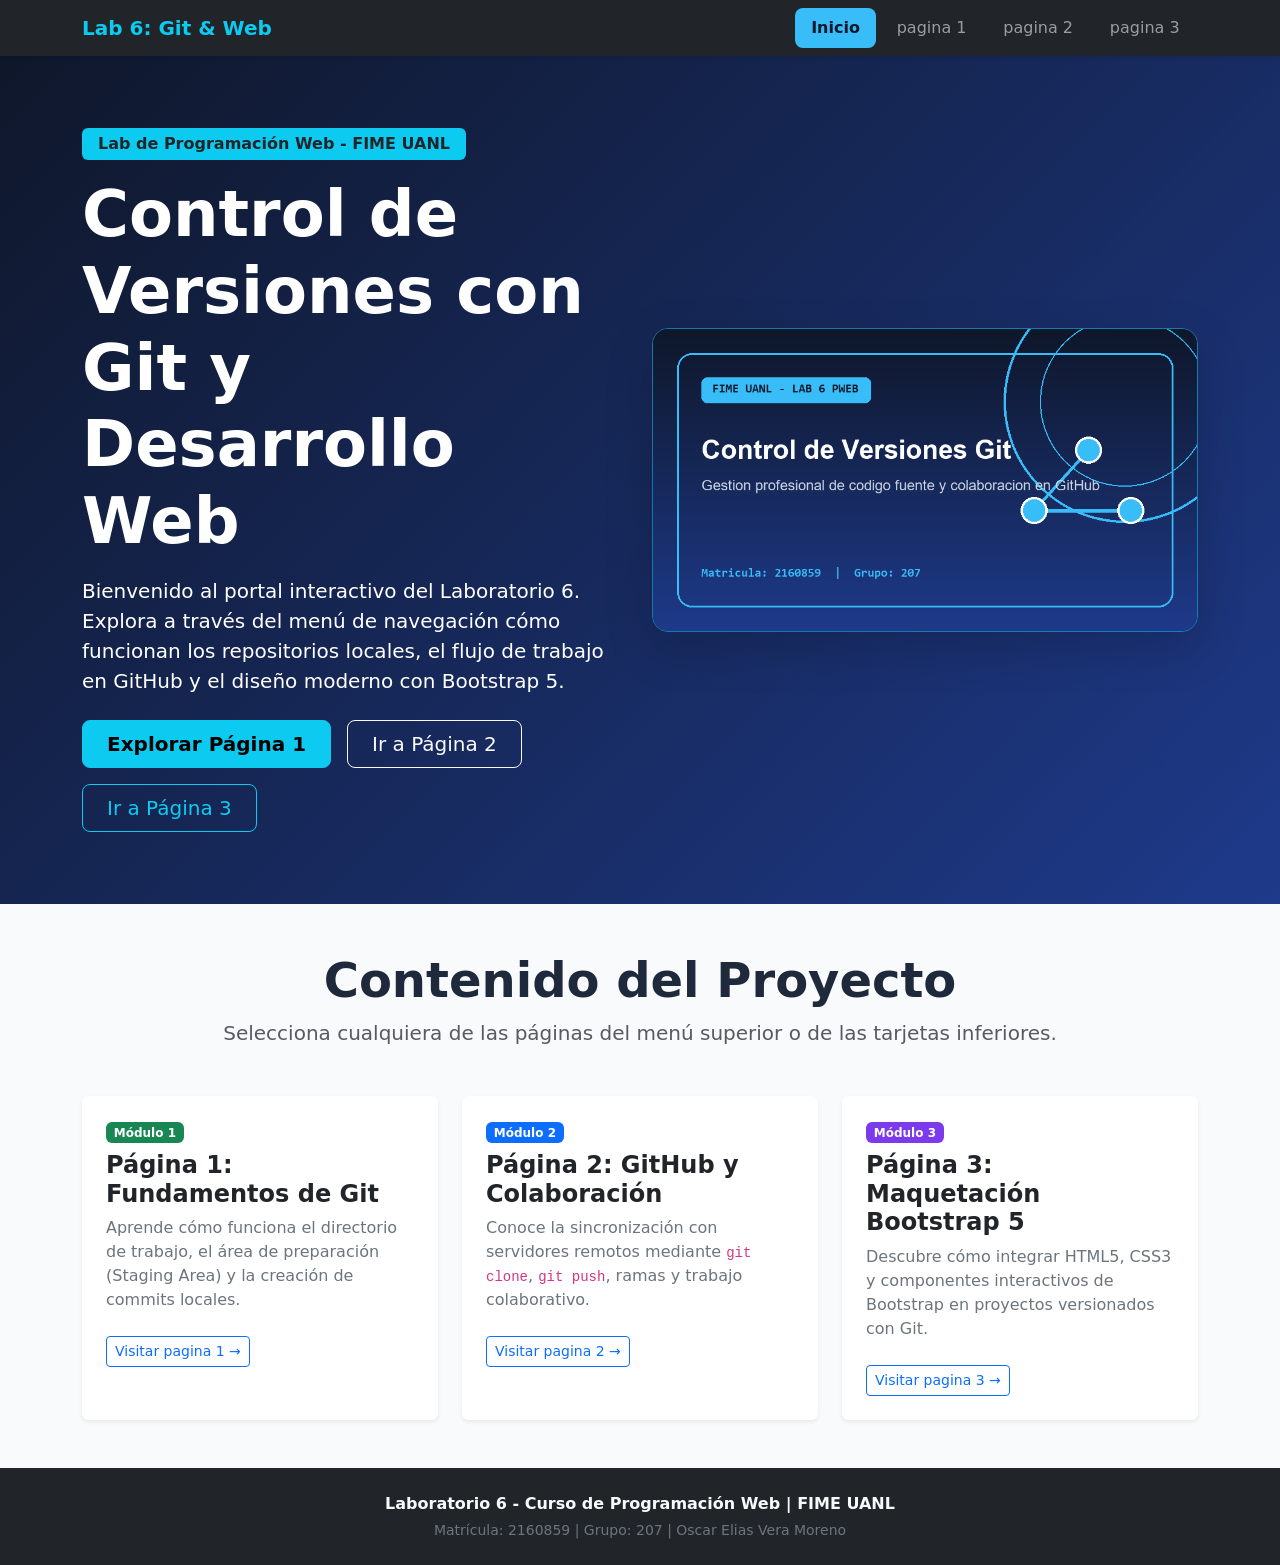
<file: index.html>
<!DOCTYPE html>
<html lang="es">
<head>
    <meta charset="UTF-8">
    <meta name="viewport" content="width=device-width, initial-scale=1.0">
    <title>Laboratorio 6 - Inicio | Programación Web</title>
    <link rel="stylesheet" href="css/bootstrap.min.css">
    <link rel="stylesheet" href="css/estilos.css">
</head>
<body>
    <!-- Menú de navegación -->
    <nav class="navbar navbar-expand-lg navbar-dark bg-dark shadow-sm sticky-top">
        <div class="container">
            <a class="navbar-brand fw-bold text-info" href="index.html">
                Lab 6: Git &amp; Web
            </a>
            <button class="navbar-toggler" type="button" data-bs-toggle="collapse" data-bs-target="#menuPrincipal" aria-controls="menuPrincipal" aria-expanded="false" aria-label="Toggle navigation">
                <span class="navbar-toggler-icon"></span>
            </button>
            <div class="collapse navbar-collapse" id="menuPrincipal">
                <ul class="navbar-nav ms-auto mb-2 mb-lg-0">
                    <li class="nav-item">
                        <a class="nav-link active fw-semibold" aria-current="page" href="index.html">Inicio</a>
                    </li>
                    <li class="nav-item">
                        <a class="nav-link" href="pagina1.html">pagina 1</a>
                    </li>
                    <li class="nav-item">
                        <a class="nav-link" href="pagina2.html">pagina 2</a>
                    </li>
                    <li class="nav-item">
                        <a class="nav-link" href="pagina3.html">pagina 3</a>
                    </li>
                </ul>
            </div>
        </div>
    </nav>

    <!-- Contenido principal con texto grande e imagen -->
    <header class="hero-section py-5 text-white">
        <div class="container py-4">
            <div class="row align-items-center g-4">
                <div class="col-lg-6">
                    <span class="badge bg-info text-dark mb-3 px-3 py-2 fs-6">Lab de Programación Web - FIME UANL</span>
                    <h1 class="display-3 fw-bold mb-3">Control de Versiones con Git y Desarrollo Web</h1>
                    <p class="lead mb-4">
                        Bienvenido al portal interactivo del <strong>Laboratorio 6</strong>. Explora a través del menú de navegación cómo funcionan los repositorios locales, el flujo de trabajo en GitHub y el diseño moderno con Bootstrap 5.
                    </p>
                    <div class="d-flex flex-wrap gap-3">
                        <a href="pagina1.html" class="btn btn-info btn-lg fw-semibold px-4">Explorar Página 1</a>
                        <a href="pagina2.html" class="btn btn-outline-light btn-lg px-4">Ir a Página 2</a>
                        <a href="pagina3.html" class="btn btn-outline-info btn-lg px-4">Ir a Página 3</a>
                    </div>
                </div>
                <div class="col-lg-6 text-center">
                    <img src="img/hero_git.png" alt="Control de Versiones Git y GitHub" class="img-fluid rounded-4 shadow-lg border border-info border-opacity-50">
                </div>
            </div>
        </div>
    </header>

    <!-- Resumen de secciones -->
    <main class="container my-5">
        <div class="text-center mb-5">
            <h2 class="display-5 fw-bold">Contenido del Proyecto</h2>
            <p class="text-muted fs-5">Selecciona cualquiera de las páginas del menú superior o de las tarjetas inferiores.</p>
        </div>
        <div class="row g-4">
            <div class="col-md-4">
                <div class="card h-100 shadow-sm border-0 card-hover">
                    <div class="card-body p-4">
                        <span class="badge bg-success mb-2">Módulo 1</span>
                        <h3 class="h4 fw-bold">Página 1: Fundamentos de Git</h3>
                        <p class="text-secondary">Aprende cómo funciona el directorio de trabajo, el área de preparación (Staging Area) y la creación de commits locales.</p>
                        <a href="pagina1.html" class="btn btn-sm btn-outline-primary mt-2">Visitar pagina 1 &rarr;</a>
                    </div>
                </div>
            </div>
            <div class="col-md-4">
                <div class="card h-100 shadow-sm border-0 card-hover">
                    <div class="card-body p-4">
                        <span class="badge bg-primary mb-2">Módulo 2</span>
                        <h3 class="h4 fw-bold">Página 2: GitHub y Colaboración</h3>
                        <p class="text-secondary">Conoce la sincronización con servidores remotos mediante <code>git clone</code>, <code>git push</code>, ramas y trabajo colaborativo.</p>
                        <a href="pagina2.html" class="btn btn-sm btn-outline-primary mt-2">Visitar pagina 2 &rarr;</a>
                    </div>
                </div>
            </div>
            <div class="col-md-4">
                <div class="card h-100 shadow-sm border-0 card-hover">
                    <div class="card-body p-4">
                        <span class="badge bg-purple text-white mb-2" style="background-color:#7c3aed;">Módulo 3</span>
                        <h3 class="h4 fw-bold">Página 3: Maquetación Bootstrap 5</h3>
                        <p class="text-secondary">Descubre cómo integrar HTML5, CSS3 y componentes interactivos de Bootstrap en proyectos versionados con Git.</p>
                        <a href="pagina3.html" class="btn btn-sm btn-outline-primary mt-2">Visitar pagina 3 &rarr;</a>
                    </div>
                </div>
            </div>
        </div>
    </main>

    <footer class="bg-dark text-light py-4 mt-5">
        <div class="container text-center">
            <p class="mb-1 fw-semibold">Laboratorio 6 - Curso de Programación Web | FIME UANL</p>
            <p class="mb-0 text-secondary small">Matrícula: 2160859 | Grupo: 207 | Oscar Elias Vera Moreno</p>
        </div>
    </footer>

    <script src="js/bootstrap.bundle.min.js"></script>
</body>
</html>
</file>
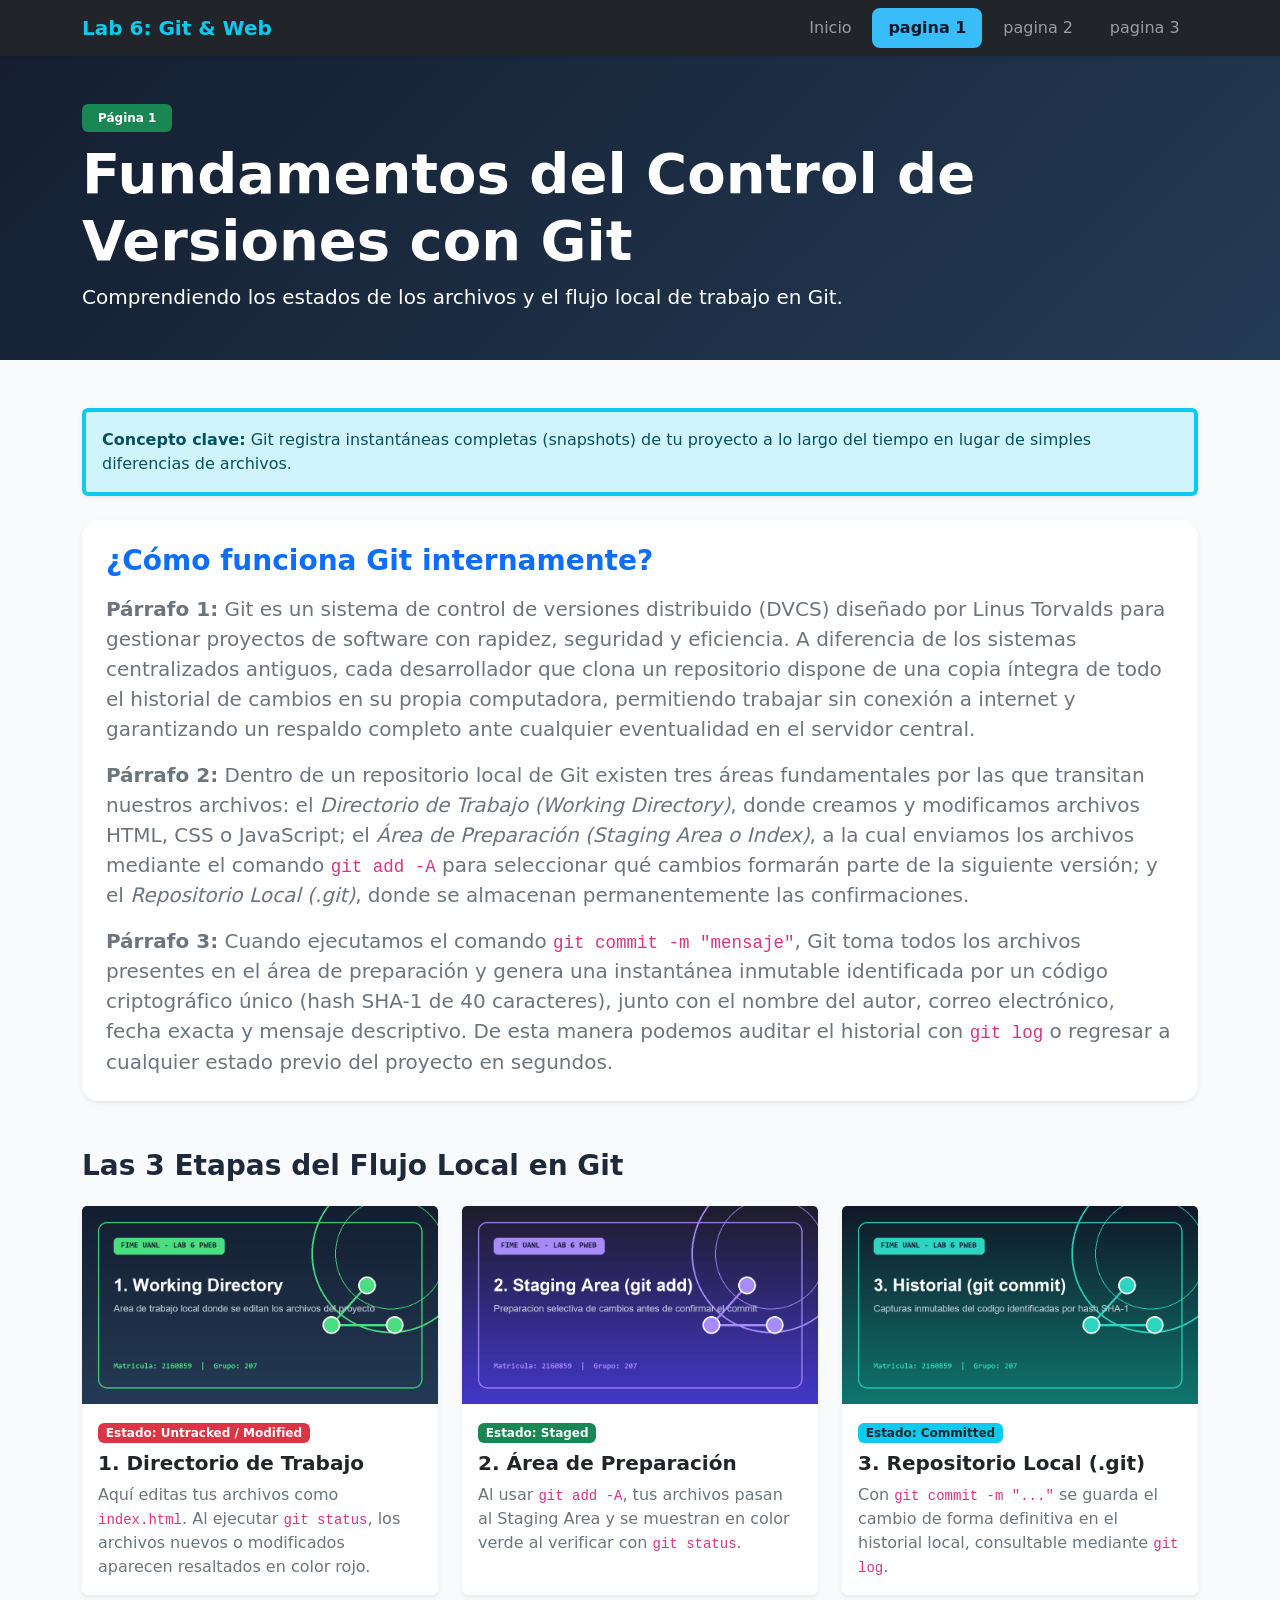
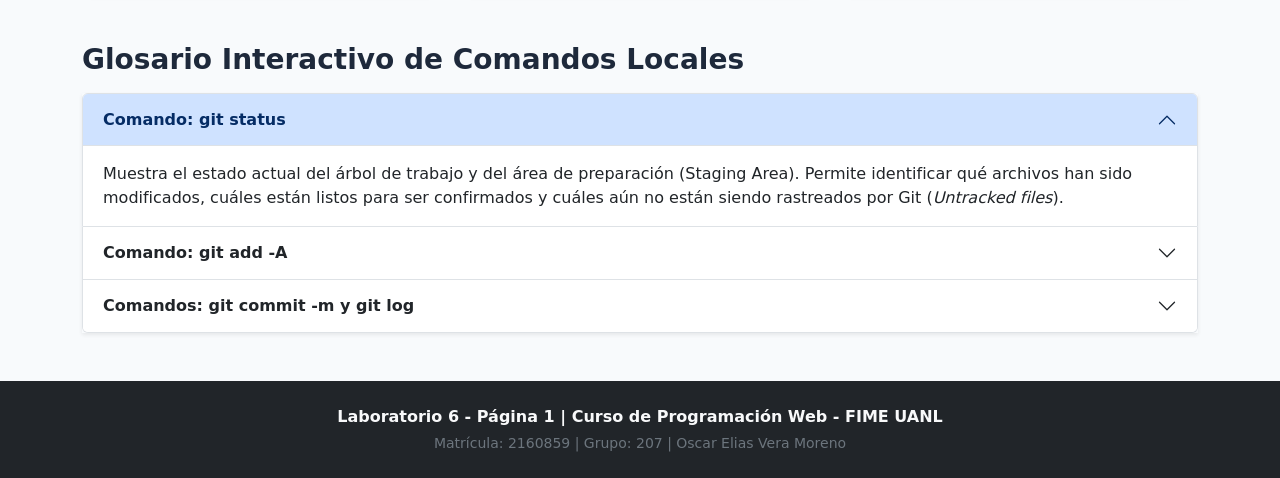
<file: pagina1.html>
<!DOCTYPE html>
<html lang="es">
<head>
    <meta charset="UTF-8">
    <meta name="viewport" content="width=device-width, initial-scale=1.0">
    <title>Página 1 - Fundamentos de Git | Laboratorio 6</title>
    <link rel="stylesheet" href="css/bootstrap.min.css">
    <link rel="stylesheet" href="css/estilos.css">
</head>
<body>
    <!-- Menú de navegación (Página 1 activa) -->
    <nav class="navbar navbar-expand-lg navbar-dark bg-dark shadow-sm sticky-top">
        <div class="container">
            <a class="navbar-brand fw-bold text-info" href="index.html">
                Lab 6: Git &amp; Web
            </a>
            <button class="navbar-toggler" type="button" data-bs-toggle="collapse" data-bs-target="#menuPrincipal" aria-controls="menuPrincipal" aria-expanded="false" aria-label="Toggle navigation">
                <span class="navbar-toggler-icon"></span>
            </button>
            <div class="collapse navbar-collapse" id="menuPrincipal">
                <ul class="navbar-nav ms-auto mb-2 mb-lg-0">
                    <li class="nav-item">
                        <a class="nav-link" href="index.html">Inicio</a>
                    </li>
                    <li class="nav-item">
                        <a class="nav-link active fw-semibold" aria-current="page" href="pagina1.html">pagina 1</a>
                    </li>
                    <li class="nav-item">
                        <a class="nav-link" href="pagina2.html">pagina 2</a>
                    </li>
                    <li class="nav-item">
                        <a class="nav-link" href="pagina3.html">pagina 3</a>
                    </li>
                </ul>
            </div>
        </div>
    </nav>

    <!-- Encabezado -->
    <header class="page-header-p1 py-5 text-white">
        <div class="container">
            <span class="badge bg-success mb-2 px-3 py-2">Página 1</span>
            <h1 class="display-4 fw-bold">Fundamentos del Control de Versiones con Git</h1>
            <p class="lead mb-0">Comprendiendo los estados de los archivos y el flujo local de trabajo en Git.</p>
        </div>
    </header>

    <main class="container my-5">
        <!-- Componente Bootstrap #1: Alert con insignia -->
        <div class="alert alert-info border-start border-4 border-info shadow-sm d-flex align-items-center justify-content-between flex-wrap" role="alert">
            <div>
                <strong>Concepto clave:</strong> Git registra instantáneas completas (snapshots) de tu proyecto a lo largo del tiempo en lugar de simples diferencias de archivos.
            </div>
        </div>

        <!-- 3 Párrafos explicativos requeridos -->
        <section class="my-4 bg-white p-4 rounded-4 shadow-sm">
            <h2 class="h3 fw-bold text-primary mb-3">¿Cómo funciona Git internamente?</h2>
            <p class="fs-5 text-secondary">
                <strong>Párrafo 1:</strong> Git es un sistema de control de versiones distribuido (DVCS) diseñado por Linus Torvalds para gestionar proyectos de software con rapidez, seguridad y eficiencia. A diferencia de los sistemas centralizados antiguos, cada desarrollador que clona un repositorio dispone de una copia íntegra de todo el historial de cambios en su propia computadora, permitiendo trabajar sin conexión a internet y garantizando un respaldo completo ante cualquier eventualidad en el servidor central.
            </p>
            <p class="fs-5 text-secondary">
                <strong>Párrafo 2:</strong> Dentro de un repositorio local de Git existen tres áreas fundamentales por las que transitan nuestros archivos: el <em>Directorio de Trabajo (Working Directory)</em>, donde creamos y modificamos archivos HTML, CSS o JavaScript; el <em>Área de Preparación (Staging Area o Index)</em>, a la cual enviamos los archivos mediante el comando <code>git add -A</code> para seleccionar qué cambios formarán parte de la siguiente versión; y el <em>Repositorio Local (.git)</em>, donde se almacenan permanentemente las confirmaciones.
            </p>
            <p class="fs-5 text-secondary mb-0">
                <strong>Párrafo 3:</strong> Cuando ejecutamos el comando <code>git commit -m "mensaje"</code>, Git toma todos los archivos presentes en el área de preparación y genera una instantánea inmutable identificada por un código criptográfico único (hash SHA-1 de 40 caracteres), junto con el nombre del autor, correo electrónico, fecha exacta y mensaje descriptivo. De esta manera podemos auditar el historial con <code>git log</code> o regresar a cualquier estado previo del proyecto en segundos.
            </p>
        </section>

        <!-- 3 Imágenes dentro de Componente Bootstrap #2: Cards (Tarjetas) -->
        <section class="my-5">
            <div class="d-flex justify-content-between align-items-center mb-4">
                <h2 class="h3 fw-bold mb-0">Las 3 Etapas del Flujo Local en Git</h2>
            </div>
            <div class="row g-4">
                <div class="col-md-4">
                    <div class="card h-100 shadow-sm border-0 card-hover">
                        <img src="img/p1_git_init.png" class="card-img-top" alt="Working Directory en Git">
                        <div class="card-body">
                            <span class="badge bg-danger mb-2">Estado: Untracked / Modified</span>
                            <h3 class="h5 card-title fw-bold">1. Directorio de Trabajo</h3>
                            <p class="card-text text-secondary">Aquí editas tus archivos como <code>index.html</code>. Al ejecutar <code>git status</code>, los archivos nuevos o modificados aparecen resaltados en color rojo.</p>
                        </div>
                    </div>
                </div>
                <div class="col-md-4">
                    <div class="card h-100 shadow-sm border-0 card-hover">
                        <img src="img/p1_staging.png" class="card-img-top" alt="Staging Area con git add">
                        <div class="card-body">
                            <span class="badge bg-success mb-2">Estado: Staged</span>
                            <h3 class="h5 card-title fw-bold">2. Área de Preparación</h3>
                            <p class="card-text text-secondary">Al usar <code>git add -A</code>, tus archivos pasan al Staging Area y se muestran en color verde al verificar con <code>git status</code>.</p>
                        </div>
                    </div>
                </div>
                <div class="col-md-4">
                    <div class="card h-100 shadow-sm border-0 card-hover">
                        <img src="img/p1_commits.png" class="card-img-top" alt="Historial de Commits con git commit">
                        <div class="card-body">
                            <span class="badge bg-info text-dark mb-2">Estado: Committed</span>
                            <h3 class="h5 card-title fw-bold">3. Repositorio Local (.git)</h3>
                            <p class="card-text text-secondary">Con <code>git commit -m "..."</code> se guarda el cambio de forma definitiva en el historial local, consultable mediante <code>git log</code>.</p>
                        </div>
                    </div>
                </div>
            </div>
        </section>

        <!-- Componente Bootstrap #3: Accordion interactivo -->
        <section class="my-5">
            <div class="d-flex justify-content-between align-items-center mb-3">
                <h2 class="h3 fw-bold mb-0">Glosario Interactivo de Comandos Locales</h2>
            </div>
            <div class="accordion shadow-sm" id="acordeonGit">
                <div class="accordion-item">
                    <h2 class="accordion-header" id="headingOne">
                        <button class="accordion-button fw-semibold" type="button" data-bs-toggle="collapse" data-bs-target="#collapseOne" aria-expanded="true" aria-controls="collapseOne">
                            Comando: git status
                        </button>
                    </h2>
                    <div id="collapseOne" class="accordion-collapse collapse show" aria-labelledby="headingOne" data-bs-parent="#acordeonGit">
                        <div class="accordion-body">
                            Muestra el estado actual del árbol de trabajo y del área de preparación (Staging Area). Permite identificar qué archivos han sido modificados, cuáles están listos para ser confirmados y cuáles aún no están siendo rastreados por Git (<em>Untracked files</em>).
                        </div>
                    </div>
                </div>
                <div class="accordion-item">
                    <h2 class="accordion-header" id="headingTwo">
                        <button class="accordion-button collapsed fw-semibold" type="button" data-bs-toggle="collapse" data-bs-target="#collapseTwo" aria-expanded="false" aria-controls="collapseTwo">
                            Comando: git add -A
                        </button>
                    </h2>
                    <div id="collapseTwo" class="accordion-collapse collapse" aria-labelledby="headingTwo" data-bs-parent="#acordeonGit">
                        <div class="accordion-body">
                            Agrega todos los archivos nuevos, modificados y eliminados en todo el repositorio hacia el área de preparación (Staging Area). El parámetro <code>-A</code> (o <code>--all</code>) asegura que ningún archivo quede fuera de la preparación.
                        </div>
                    </div>
                </div>
                <div class="accordion-item">
                    <h2 class="accordion-header" id="headingThree">
                        <button class="accordion-button collapsed fw-semibold" type="button" data-bs-toggle="collapse" data-bs-target="#collapseThree" aria-expanded="false" aria-controls="collapseThree">
                            Comandos: git commit -m y git log
                        </button>
                    </h2>
                    <div id="collapseThree" class="accordion-collapse collapse" aria-labelledby="headingThree" data-bs-parent="#acordeonGit">
                        <div class="accordion-body">
                            <code>git commit -m "mensaje"</code> registra los cambios preparados en el repositorio con una descripción clara, mientras que <code>git log</code> lista en orden cronológico inverso todos los commits realizados junto con su autor, fecha y código identificador.
                        </div>
                    </div>
                </div>
            </div>
        </section>
    </main>

    <footer class="bg-dark text-light py-4 mt-5">
        <div class="container text-center">
            <p class="mb-1 fw-semibold">Laboratorio 6 - Página 1 | Curso de Programación Web - FIME UANL</p>
            <p class="mb-0 text-secondary small">Matrícula: 2160859 | Grupo: 207 | Oscar Elias Vera Moreno</p>
        </div>
    </footer>

    <script src="js/bootstrap.bundle.min.js"></script>
</body>
</html>
</file>
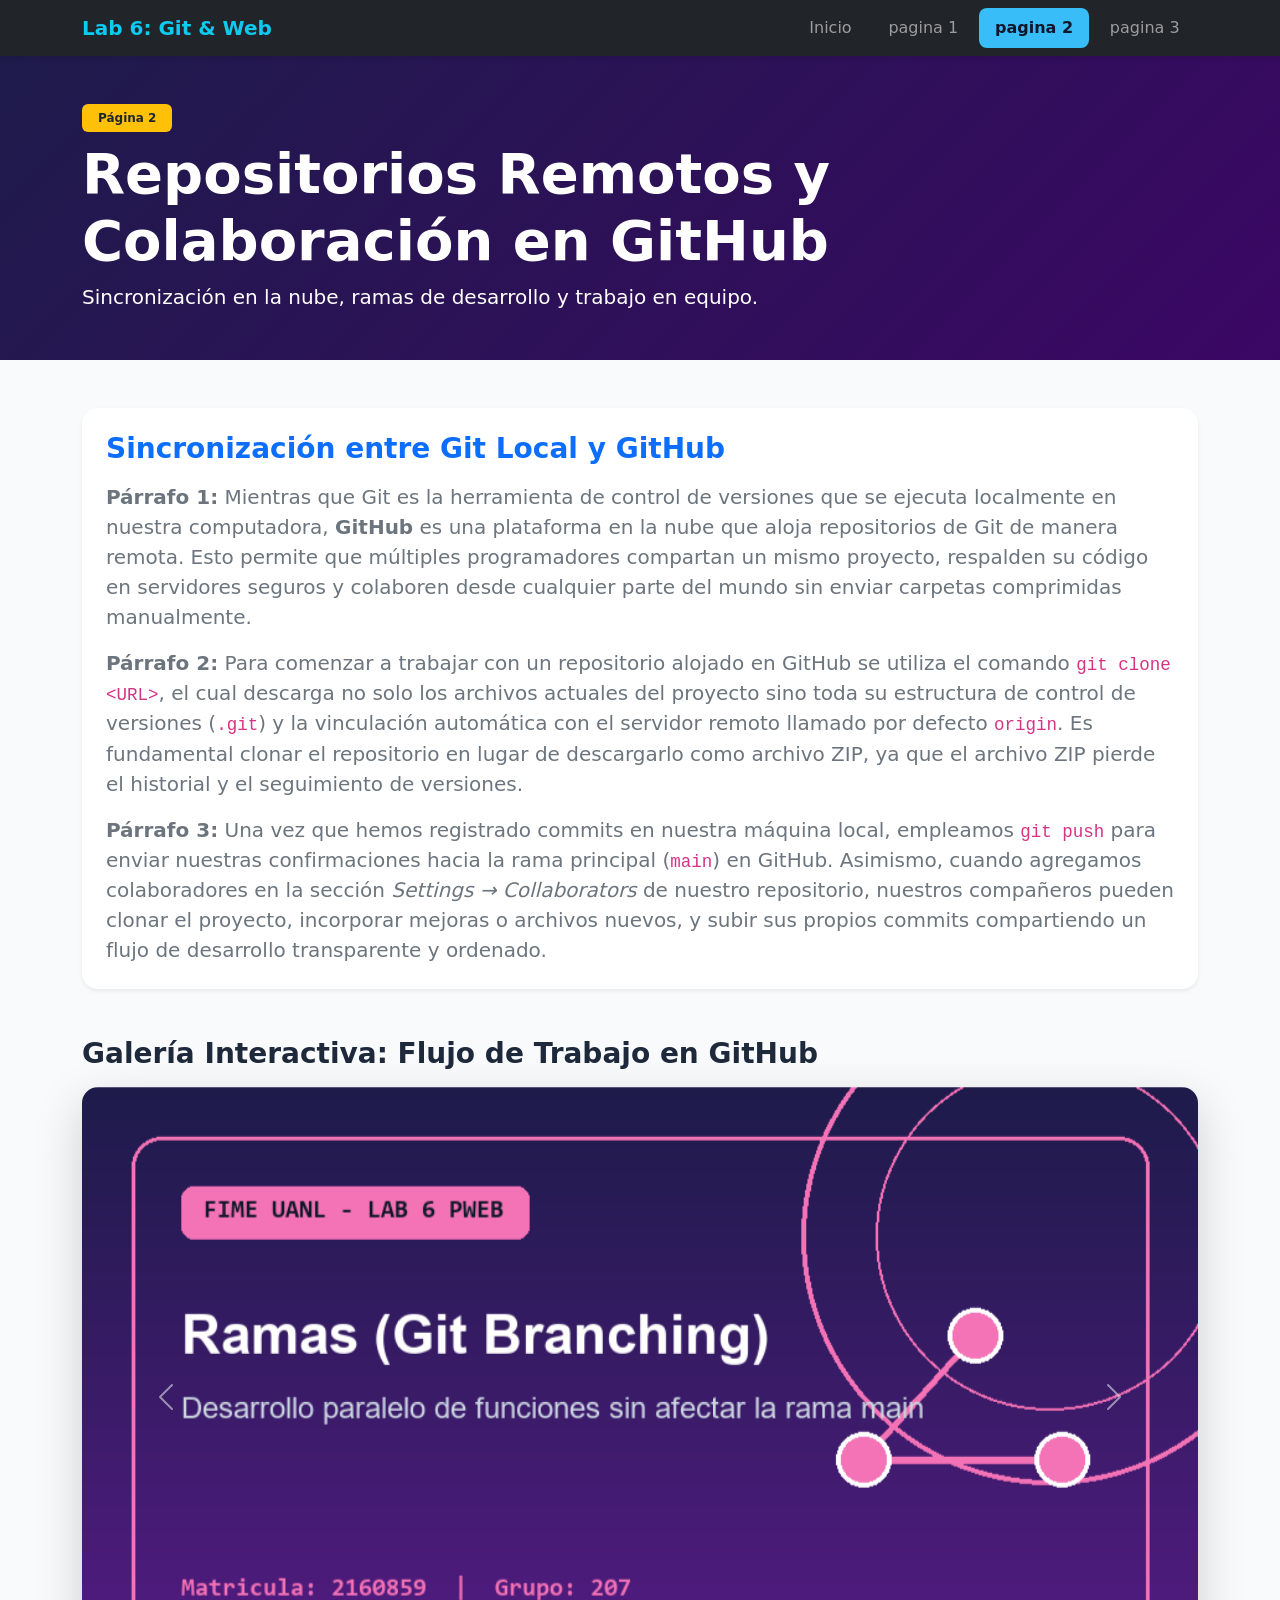
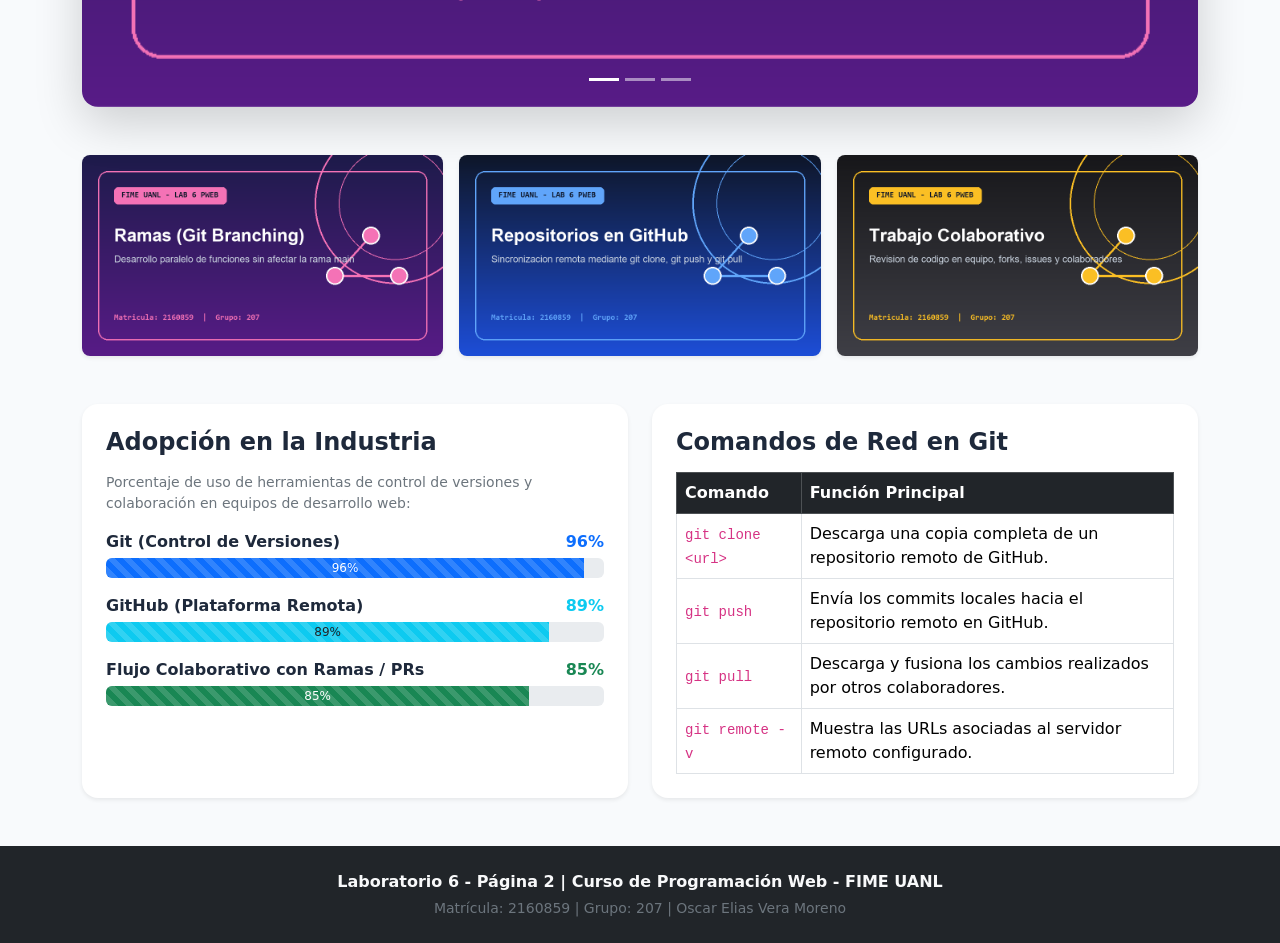
<file: pagina2.html>
<!DOCTYPE html>
<html lang="es">
<head>
    <meta charset="UTF-8">
    <meta name="viewport" content="width=device-width, initial-scale=1.0">
    <title>Página 2 - GitHub y Trabajo Colaborativo | Laboratorio 6</title>
    <link rel="stylesheet" href="css/bootstrap.min.css">
    <link rel="stylesheet" href="css/estilos.css">
</head>
<body>
    <!-- Menú de navegación (Página 2 activa) -->
    <nav class="navbar navbar-expand-lg navbar-dark bg-dark shadow-sm sticky-top">
        <div class="container">
            <a class="navbar-brand fw-bold text-info" href="index.html">
                Lab 6: Git &amp; Web
            </a>
            <button class="navbar-toggler" type="button" data-bs-toggle="collapse" data-bs-target="#menuPrincipal" aria-controls="menuPrincipal" aria-expanded="false" aria-label="Toggle navigation">
                <span class="navbar-toggler-icon"></span>
            </button>
            <div class="collapse navbar-collapse" id="menuPrincipal">
                <ul class="navbar-nav ms-auto mb-2 mb-lg-0">
                    <li class="nav-item">
                        <a class="nav-link" href="index.html">Inicio</a>
                    </li>
                    <li class="nav-item">
                        <a class="nav-link" href="pagina1.html">pagina 1</a>
                    </li>
                    <li class="nav-item">
                        <a class="nav-link active fw-semibold" aria-current="page" href="pagina2.html">pagina 2</a>
                    </li>
                    <li class="nav-item">
                        <a class="nav-link" href="pagina3.html">pagina 3</a>
                    </li>
                </ul>
            </div>
        </div>
    </nav>

    <!-- Encabezado -->
    <header class="page-header-p2 py-5 text-white">
        <div class="container">
            <span class="badge bg-warning text-dark mb-2 px-3 py-2">Página 2</span>
            <h1 class="display-4 fw-bold">Repositorios Remotos y Colaboración en GitHub</h1>
            <p class="lead mb-0">Sincronización en la nube, ramas de desarrollo y trabajo en equipo.</p>
        </div>
    </header>

    <main class="container my-5">
        <!-- 3 Párrafos explicativos requeridos -->
        <section class="my-4 bg-white p-4 rounded-4 shadow-sm">
            <h2 class="h3 fw-bold text-primary mb-3">Sincronización entre Git Local y GitHub</h2>
            <p class="fs-5 text-secondary">
                <strong>Párrafo 1:</strong> Mientras que Git es la herramienta de control de versiones que se ejecuta localmente en nuestra computadora, <strong>GitHub</strong> es una plataforma en la nube que aloja repositorios de Git de manera remota. Esto permite que múltiples programadores compartan un mismo proyecto, respalden su código en servidores seguros y colaboren desde cualquier parte del mundo sin enviar carpetas comprimidas manualmente.
            </p>
            <p class="fs-5 text-secondary">
                <strong>Párrafo 2:</strong> Para comenzar a trabajar con un repositorio alojado en GitHub se utiliza el comando <code>git clone &lt;URL&gt;</code>, el cual descarga no solo los archivos actuales del proyecto sino toda su estructura de control de versiones (<code>.git</code>) y la vinculación automática con el servidor remoto llamado por defecto <code>origin</code>. Es fundamental clonar el repositorio en lugar de descargarlo como archivo ZIP, ya que el archivo ZIP pierde el historial y el seguimiento de versiones.
            </p>
            <p class="fs-5 text-secondary mb-0">
                <strong>Párrafo 3:</strong> Una vez que hemos registrado commits en nuestra máquina local, empleamos <code>git push</code> para enviar nuestras confirmaciones hacia la rama principal (<code>main</code>) en GitHub. Asimismo, cuando agregamos colaboradores en la sección <em>Settings &rarr; Collaborators</em> de nuestro repositorio, nuestros compañeros pueden clonar el proyecto, incorporar mejoras o archivos nuevos, y subir sus propios commits compartiendo un flujo de desarrollo transparente y ordenado.
            </p>
        </section>

        <!-- Componente Bootstrap #1: Carousel con las 3 imágenes requeridas -->
        <section class="my-5">
            <div class="d-flex justify-content-between align-items-center mb-3">
                <h2 class="h3 fw-bold mb-0">Galería Interactiva: Flujo de Trabajo en GitHub</h2>
            </div>
            <div id="carruselGitHub" class="carousel slide shadow-lg rounded-4 overflow-hidden" data-bs-ride="carousel">
                <div class="carousel-indicators">
                    <button type="button" data-bs-target="#carruselGitHub" data-bs-slide-to="0" class="active" aria-current="true" aria-label="Slide 1"></button>
                    <button type="button" data-bs-target="#carruselGitHub" data-bs-slide-to="1" aria-label="Slide 2"></button>
                    <button type="button" data-bs-target="#carruselGitHub" data-bs-slide-to="2" aria-label="Slide 3"></button>
                </div>
                <div class="carousel-inner">
                    <div class="carousel-item active">
                        <img src="img/p2_branches.png" class="d-block w-100" alt="Ramas en Git">
                    </div>
                    <div class="carousel-item">
                        <img src="img/p2_github_cloud.png" class="d-block w-100" alt="Sincronización con GitHub">
                    </div>
                    <div class="carousel-item">
                        <img src="img/p2_pull_request.png" class="d-block w-100" alt="Colaboración en Equipo">
                    </div>
                </div>
                <button class="carousel-control-prev" type="button" data-bs-target="#carruselGitHub" data-bs-slide="prev">
                    <span class="carousel-control-prev-icon" aria-hidden="true"></span>
                    <span class="visually-hidden">Anterior</span>
                </button>
                <button class="carousel-control-next" type="button" data-bs-target="#carruselGitHub" data-bs-slide="next">
                    <span class="carousel-control-next-icon" aria-hidden="true"></span>
                    <span class="visually-hidden">Siguiente</span>
                </button>
            </div>
        </section>

        <!-- Vista adicional en miniatura de las 3 imágenes para visualización simultánea -->
        <section class="my-4">
            <div class="row g-3">
                <div class="col-md-4">
                    <img src="img/p2_branches.png" alt="Ramas en Git" class="img-fluid rounded-3 shadow-sm">
                </div>
                <div class="col-md-4">
                    <img src="img/p2_github_cloud.png" alt="Repositorios en la nube" class="img-fluid rounded-3 shadow-sm">
                </div>
                <div class="col-md-4">
                    <img src="img/p2_pull_request.png" alt="Trabajo colaborativo" class="img-fluid rounded-3 shadow-sm">
                </div>
            </div>
        </section>

        <!-- Componente Bootstrap #2 y #3: Progress Bars + Tabla comparativa -->
        <div class="row g-4 my-4">
            <div class="col-lg-6">
                <div class="bg-white p-4 rounded-4 shadow-sm h-100">
                    <div class="d-flex justify-content-between align-items-center mb-3">
                        <h3 class="h4 fw-bold mb-0">Adopción en la Industria</h3>
                    </div>
                    <p class="text-secondary small">Porcentaje de uso de herramientas de control de versiones y colaboración en equipos de desarrollo web:</p>
                    
                    <div class="mb-3">
                        <div class="d-flex justify-content-between mb-1">
                            <span class="fw-semibold">Git (Control de Versiones)</span>
                            <span class="fw-bold text-primary">96%</span>
                        </div>
                        <div class="progress" style="height: 20px;">
                            <div class="progress-bar progress-bar-striped progress-bar-animated bg-primary" role="progressbar" style="width: 96%;">96%</div>
                        </div>
                    </div>

                    <div class="mb-3">
                        <div class="d-flex justify-content-between mb-1">
                            <span class="fw-semibold">GitHub (Plataforma Remota)</span>
                            <span class="fw-bold text-info">89%</span>
                        </div>
                        <div class="progress" style="height: 20px;">
                            <div class="progress-bar progress-bar-striped progress-bar-animated bg-info text-dark" role="progressbar" style="width: 89%;">89%</div>
                        </div>
                    </div>

                    <div class="mb-0">
                        <div class="d-flex justify-content-between mb-1">
                            <span class="fw-semibold">Flujo Colaborativo con Ramas / PRs</span>
                            <span class="fw-bold text-success">85%</span>
                        </div>
                        <div class="progress" style="height: 20px;">
                            <div class="progress-bar progress-bar-striped progress-bar-animated bg-success" role="progressbar" style="width: 85%;">85%</div>
                        </div>
                    </div>
                </div>
            </div>

            <div class="col-lg-6">
                <div class="bg-white p-4 rounded-4 shadow-sm h-100">
                    <div class="d-flex justify-content-between align-items-center mb-3">
                        <h3 class="h4 fw-bold mb-0">Comandos de Red en Git</h3>
                    </div>
                    <div class="table-responsive">
                        <table class="table table-hover table-bordered align-middle mb-0">
                            <thead class="table-dark">
                                <tr>
                                    <th>Comando</th>
                                    <th>Función Principal</th>
                                </tr>
                            </thead>
                            <tbody>
                                <tr>
                                    <td><code>git clone &lt;url&gt;</code></td>
                                    <td>Descarga una copia completa de un repositorio remoto de GitHub.</td>
                                </tr>
                                <tr>
                                    <td><code>git push</code></td>
                                    <td>Envía los commits locales hacia el repositorio remoto en GitHub.</td>
                                </tr>
                                <tr>
                                    <td><code>git pull</code></td>
                                    <td>Descarga y fusiona los cambios realizados por otros colaboradores.</td>
                                </tr>
                                <tr>
                                    <td><code>git remote -v</code></td>
                                    <td>Muestra las URLs asociadas al servidor remoto configurado.</td>
                                </tr>
                            </tbody>
                        </table>
                    </div>
                </div>
            </div>
        </div>
    </main>

    <footer class="bg-dark text-light py-4 mt-5">
        <div class="container text-center">
            <p class="mb-1 fw-semibold">Laboratorio 6 - Página 2 | Curso de Programación Web - FIME UANL</p>
            <p class="mb-0 text-secondary small">Matrícula: 2160859 | Grupo: 207 | Oscar Elias Vera Moreno</p>
        </div>
    </footer>

    <script src="js/bootstrap.bundle.min.js"></script>
</body>
</html>
</file>
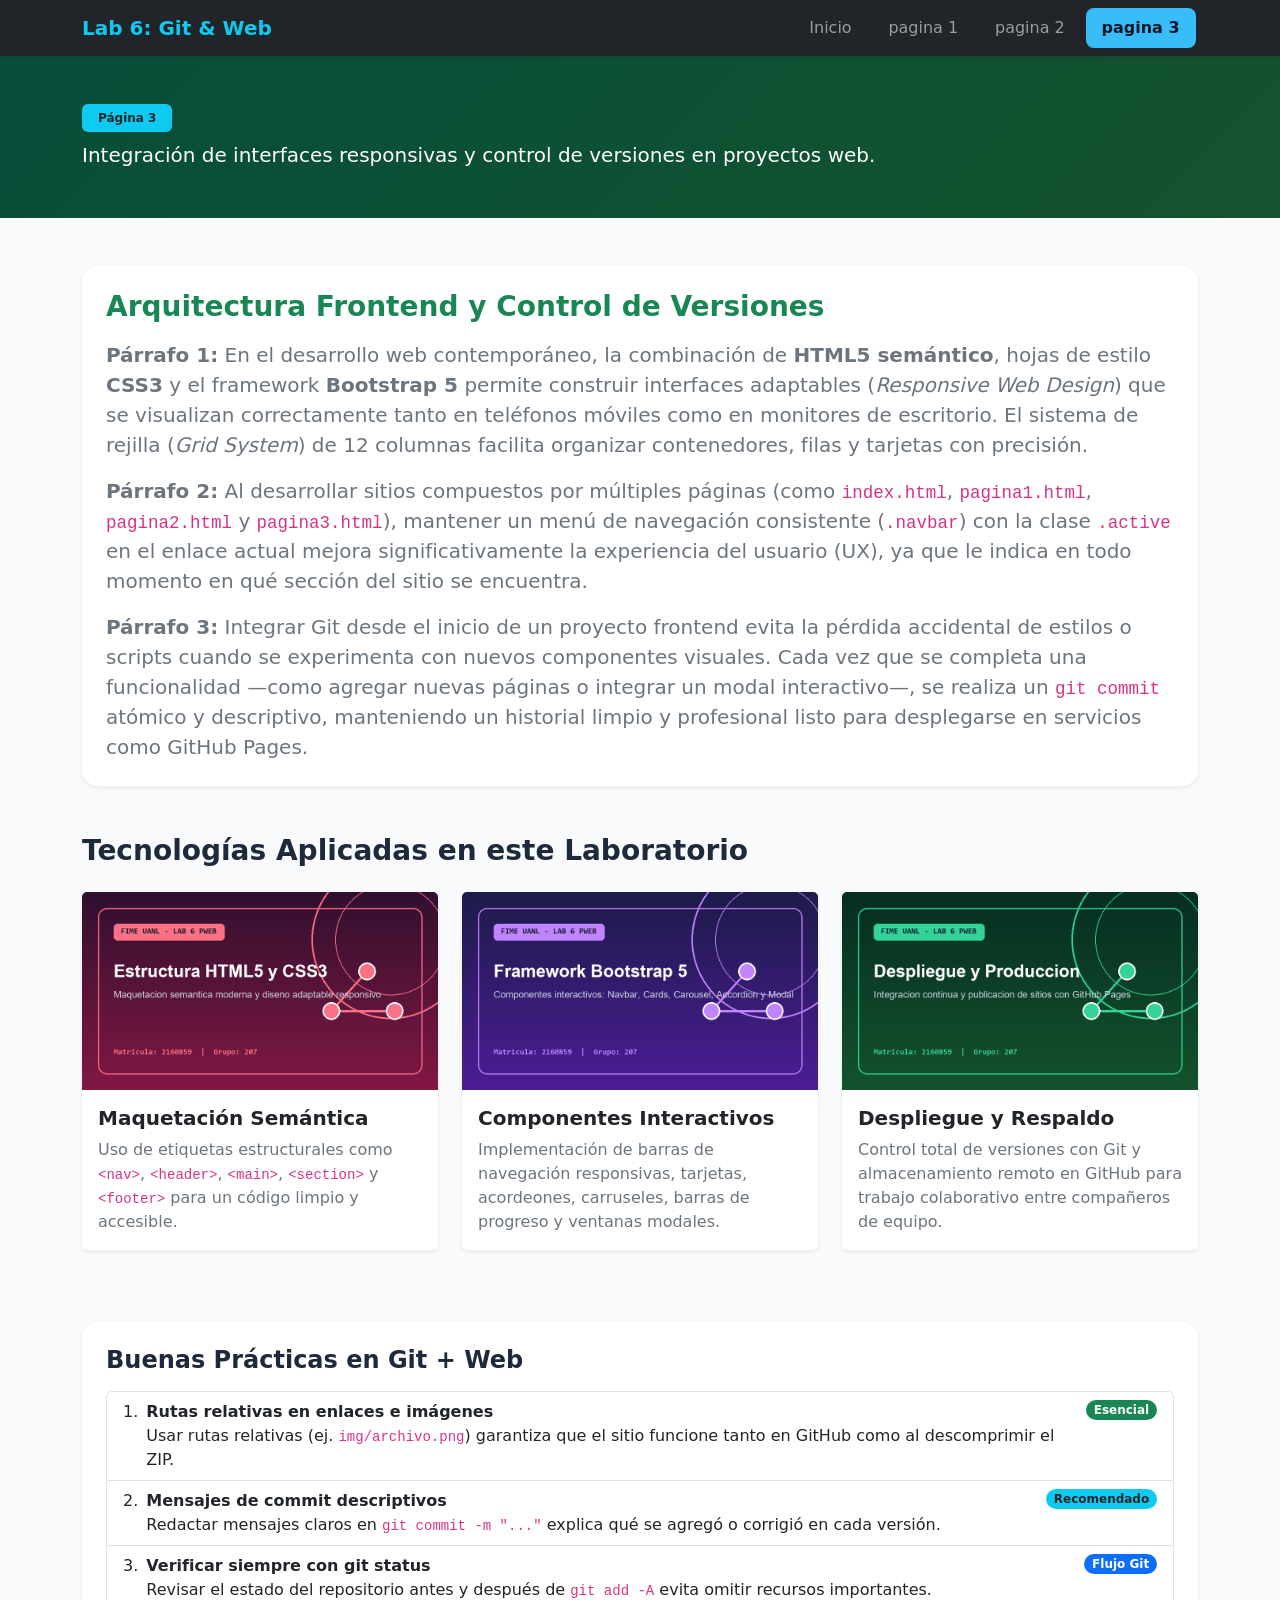
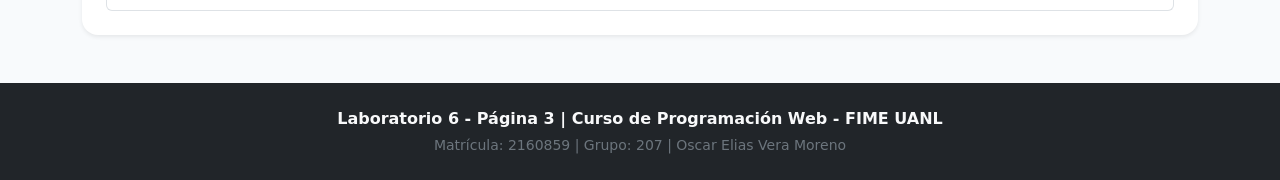
<file: pagina3.html>
<!DOCTYPE html>
<html lang="es">
<head>
    <meta charset="UTF-8">
    <meta name="viewport" content="width=device-width, initial-scale=1.0">
    <title>Página 3 - Desarrollo Web con Bootstrap 5 | Laboratorio 6</title>
    <link rel="stylesheet" href="css/bootstrap.min.css">
    <link rel="stylesheet" href="css/estilos.css">
</head>
<body>
    <!-- Menú de navegación (Página 3 activa) -->
    <nav class="navbar navbar-expand-lg navbar-dark bg-dark shadow-sm sticky-top">
        <div class="container">
            <a class="navbar-brand fw-bold text-info" href="index.html">
                Lab 6: Git &amp; Web
            </a>
            <button class="navbar-toggler" type="button" data-bs-toggle="collapse" data-bs-target="#menuPrincipal" aria-controls="menuPrincipal" aria-expanded="false" aria-label="Toggle navigation">
                <span class="navbar-toggler-icon"></span>
            </button>
            <div class="collapse navbar-collapse" id="menuPrincipal">
                <ul class="navbar-nav ms-auto mb-2 mb-lg-0">
                    <li class="nav-item">
                        <a class="nav-link" href="index.html">Inicio</a>
                    </li>
                    <li class="nav-item">
                        <a class="nav-link" href="pagina1.html">pagina 1</a>
                    </li>
                    <li class="nav-item">
                        <a class="nav-link" href="pagina2.html">pagina 2</a>
                    </li>
                    <li class="nav-item">
                        <a class="nav-link active fw-semibold" aria-current="page" href="pagina3.html">pagina 3</a>
                    </li>
                </ul>
            </div>
        </div>
    </nav>

    <!-- Encabezado -->
    <header class="page-header-p3 py-5 text-white">
        <div class="container">
            <span class="badge bg-info text-dark mb-2 px-3 py-2">Página 3</span>
            <p class="lead mb-0">Integración de interfaces responsivas y control de versiones en proyectos web.</p>
        </div>
    </header>

    <main class="container my-5">
        <!-- 3 Párrafos explicativos requeridos -->
        <section class="my-4 bg-white p-4 rounded-4 shadow-sm">
            <h2 class="h3 fw-bold text-success mb-3">Arquitectura Frontend y Control de Versiones</h2>
            <p class="fs-5 text-secondary">
                <strong>Párrafo 1:</strong> En el desarrollo web contemporáneo, la combinación de <strong>HTML5 semántico</strong>, hojas de estilo <strong>CSS3</strong> y el framework <strong>Bootstrap 5</strong> permite construir interfaces adaptables (<em>Responsive Web Design</em>) que se visualizan correctamente tanto en teléfonos móviles como en monitores de escritorio. El sistema de rejilla (<em>Grid System</em>) de 12 columnas facilita organizar contenedores, filas y tarjetas con precisión.
            </p>
            <p class="fs-5 text-secondary">
                <strong>Párrafo 2:</strong> Al desarrollar sitios compuestos por múltiples páginas (como <code>index.html</code>, <code>pagina1.html</code>, <code>pagina2.html</code> y <code>pagina3.html</code>), mantener un menú de navegación consistente (<code>.navbar</code>) con la clase <code>.active</code> en el enlace actual mejora significativamente la experiencia del usuario (UX), ya que le indica en todo momento en qué sección del sitio se encuentra.
            </p>
            <p class="fs-5 text-secondary mb-0">
                <strong>Párrafo 3:</strong> Integrar Git desde el inicio de un proyecto frontend evita la pérdida accidental de estilos o scripts cuando se experimenta con nuevos componentes visuales. Cada vez que se completa una funcionalidad —como agregar nuevas páginas o integrar un modal interactivo—, se realiza un <code>git commit</code> atómico y descriptivo, manteniendo un historial limpio y profesional listo para desplegarse en servicios como GitHub Pages.
            </p>
        </section>

        <!-- 3 Imágenes requeridas dentro de Componente Bootstrap #1: Cards -->
        <section class="my-5">
            <div class="d-flex justify-content-between align-items-center mb-4">
                <h2 class="h3 fw-bold mb-0">Tecnologías Aplicadas en este Laboratorio</h2>
            </div>
            <div class="row g-4">
                <div class="col-md-4">
                    <div class="card h-100 shadow-sm border-0 card-hover">
                        <img src="img/p3_html5_css3.png" class="card-img-top" alt="Estructura HTML5 y CSS3">
                        <div class="card-body">
                            <h3 class="h5 card-title fw-bold">Maquetación Semántica</h3>
                            <p class="card-text text-secondary">Uso de etiquetas estructurales como <code>&lt;nav&gt;</code>, <code>&lt;header&gt;</code>, <code>&lt;main&gt;</code>, <code>&lt;section&gt;</code> y <code>&lt;footer&gt;</code> para un código limpio y accesible.</p>
                        </div>
                    </div>
                </div>
                <div class="col-md-4">
                    <div class="card h-100 shadow-sm border-0 card-hover">
                        <img src="img/p3_bootstrap5.png" class="card-img-top" alt="Componentes de Bootstrap 5">
                        <div class="card-body">
                            <h3 class="h5 card-title fw-bold">Componentes Interactivos</h3>
                            <p class="card-text text-secondary">Implementación de barras de navegación responsivas, tarjetas, acordeones, carruseles, barras de progreso y ventanas modales.</p>
                        </div>
                    </div>
                </div>
                <div class="col-md-4">
                    <div class="card h-100 shadow-sm border-0 card-hover">
                        <img src="img/p3_deploy_web.png" class="card-img-top" alt="Despliegue Web con Git">
                        <div class="card-body">
                            <h3 class="h5 card-title fw-bold">Despliegue y Respaldo</h3>
                            <p class="card-text text-secondary">Control total de versiones con Git y almacenamiento remoto en GitHub para trabajo colaborativo entre compañeros de equipo.</p>
                        </div>
                    </div>
                </div>
            </div>
        </section>

        <!-- Componente Bootstrap #2: List Group -->
        <div class="row g-4 my-4">
            <div class="col-12">
                <div class="bg-white p-4 rounded-4 shadow-sm">
                    <div class="d-flex justify-content-between align-items-center mb-3">
                        <h3 class="h4 fw-bold mb-0">Buenas Prácticas en Git + Web</h3>
                    </div>
                    <ul class="list-group list-group-numbered">
                        <li class="list-group-item d-flex justify-content-between align-items-start">
                            <div class="ms-2 me-auto">
                                <div class="fw-bold">Rutas relativas en enlaces e imágenes</div>
                                Usar rutas relativas (ej. <code>img/archivo.png</code>) garantiza que el sitio funcione tanto en GitHub como al descomprimir el ZIP.
                            </div>
                            <span class="badge bg-success rounded-pill">Esencial</span>
                        </li>
                        <li class="list-group-item d-flex justify-content-between align-items-start">
                            <div class="ms-2 me-auto">
                                <div class="fw-bold">Mensajes de commit descriptivos</div>
                                Redactar mensajes claros en <code>git commit -m "..."</code> explica qué se agregó o corrigió en cada versión.
                            </div>
                            <span class="badge bg-info text-dark rounded-pill">Recomendado</span>
                        </li>
                        <li class="list-group-item d-flex justify-content-between align-items-start">
                            <div class="ms-2 me-auto">
                                <div class="fw-bold">Verificar siempre con git status</div>
                                Revisar el estado del repositorio antes y después de <code>git add -A</code> evita omitir recursos importantes.
                            </div>
                            <span class="badge bg-primary rounded-pill">Flujo Git</span>
                        </li>
                    </ul>
                </div>
            </div>
        </div>
    </main>

    <footer class="bg-dark text-light py-4 mt-5">
        <div class="container text-center">
            <p class="mb-1 fw-semibold">Laboratorio 6 - Página 3 | Curso de Programación Web - FIME UANL</p>
            <p class="mb-0 text-secondary small">Matrícula: 2160859 | Grupo: 207 | Oscar Elias Vera Moreno</p>
        </div>
    </footer>

    <script src="js/bootstrap.bundle.min.js"></script>
</body>
</html>
</file>
<file: css/estilos.css>
/* Estilos personalizados - Laboratorio 6 Programación Web */
body {
    background-color: #f8fafc;
    color: #1e293b;
    font-family: 'Segoe UI', system-ui, -apple-system, sans-serif;
}

.hero-section {
    background: linear-gradient(135deg, #0f172a 0%, #1e3a8a 100%);
}

.page-header-p1 {
    background: linear-gradient(135deg, #141e30 0%, #243b55 100%);
}

.page-header-p2 {
    background: linear-gradient(135deg, #1e1b4b 0%, #3b0764 100%);
}

.page-header-p3 {
    background: linear-gradient(135deg, #064e3b 0%, #14532d 100%);
}

.navbar .nav-link {
    padding: 0.5rem 1rem !important;
    border-radius: 0.5rem;
    transition: all 0.2s ease;
    margin: 0 0.15rem;
}

.navbar .nav-link:hover {
    background-color: rgba(255, 255, 255, 0.1);
}

.navbar .nav-link.active {
    background-color: #38bdf8 !important;
    color: #0f172a !important;
    font-weight: 700;
}

.card-hover {
    transition: transform 0.25s ease, box-shadow 0.25s ease;
}

.card-hover:hover {
    transform: translateY(-5px);
    box-shadow: 0 12px 24px rgba(15, 23, 42, 0.12) !important;
}

.img-gallery {
    border-radius: 0.75rem;
    object-fit: cover;
    width: 100%;
    height: 220px;
}
</file>
